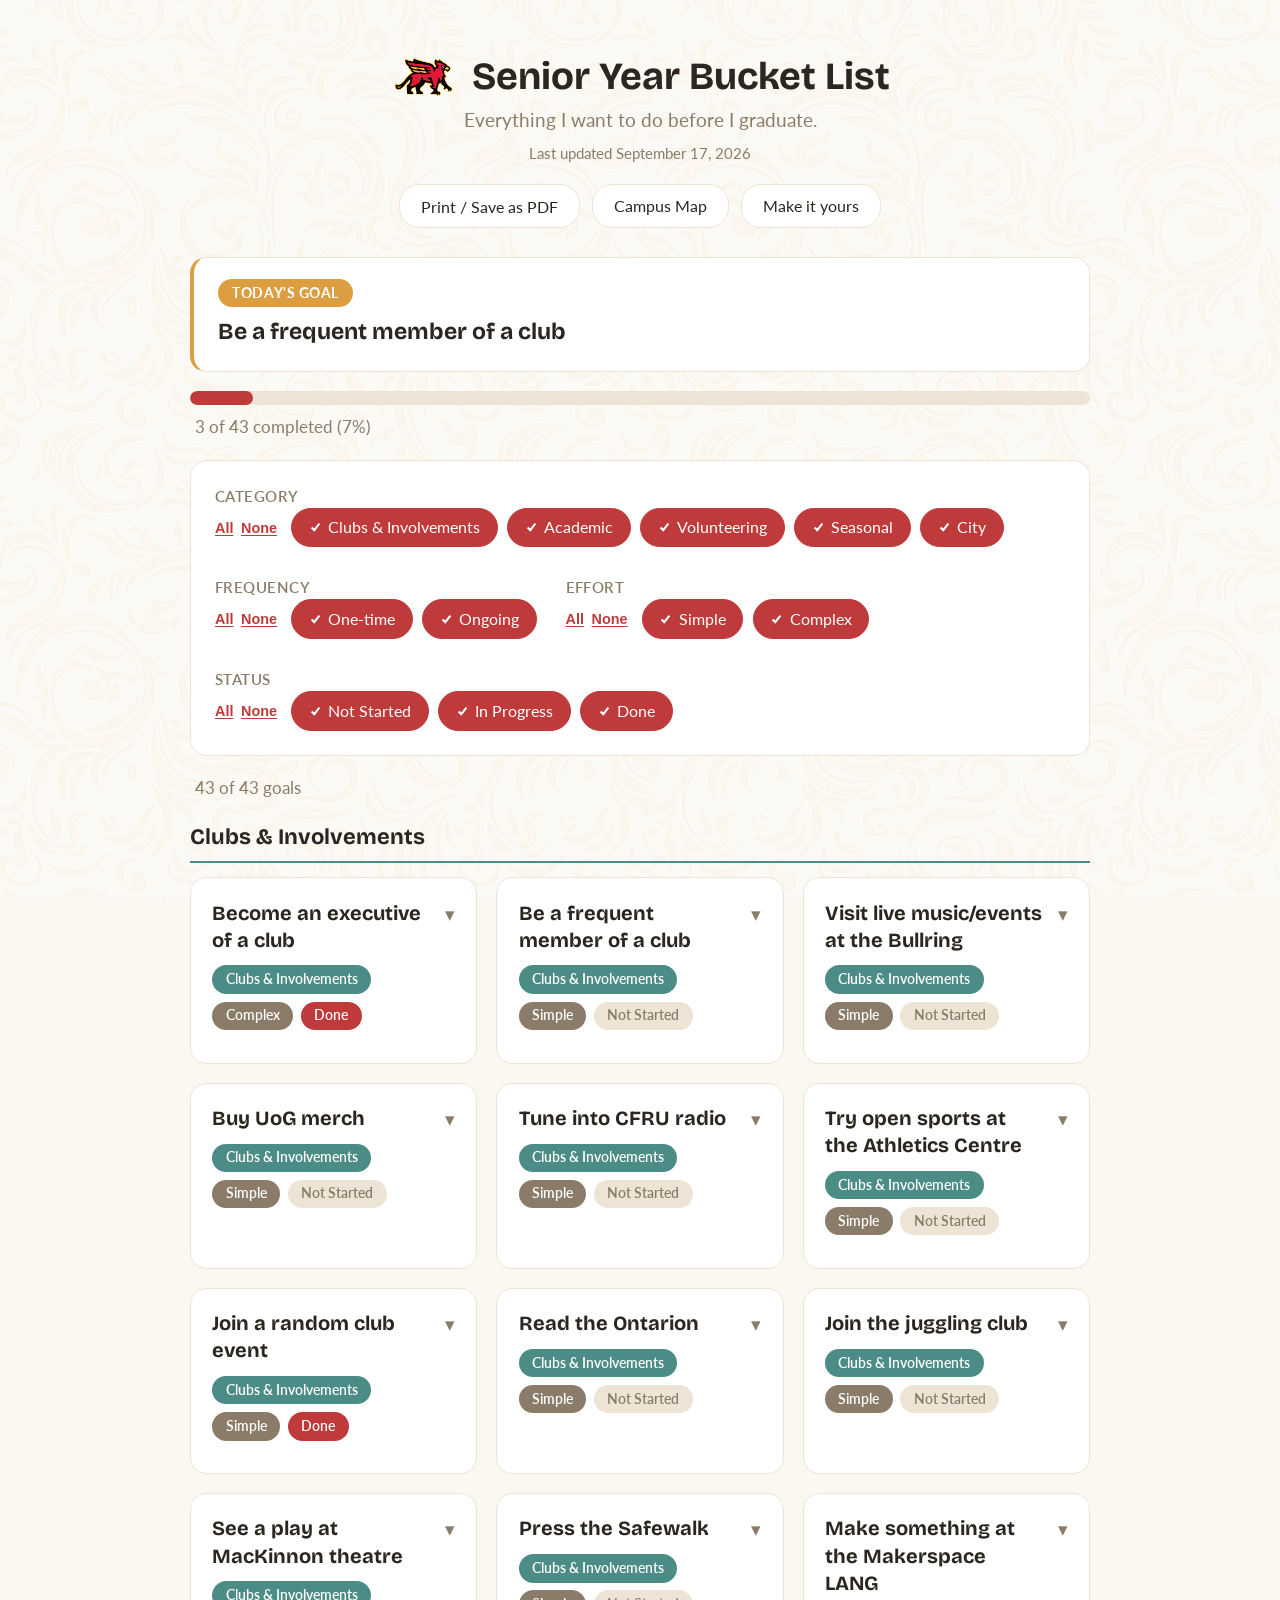
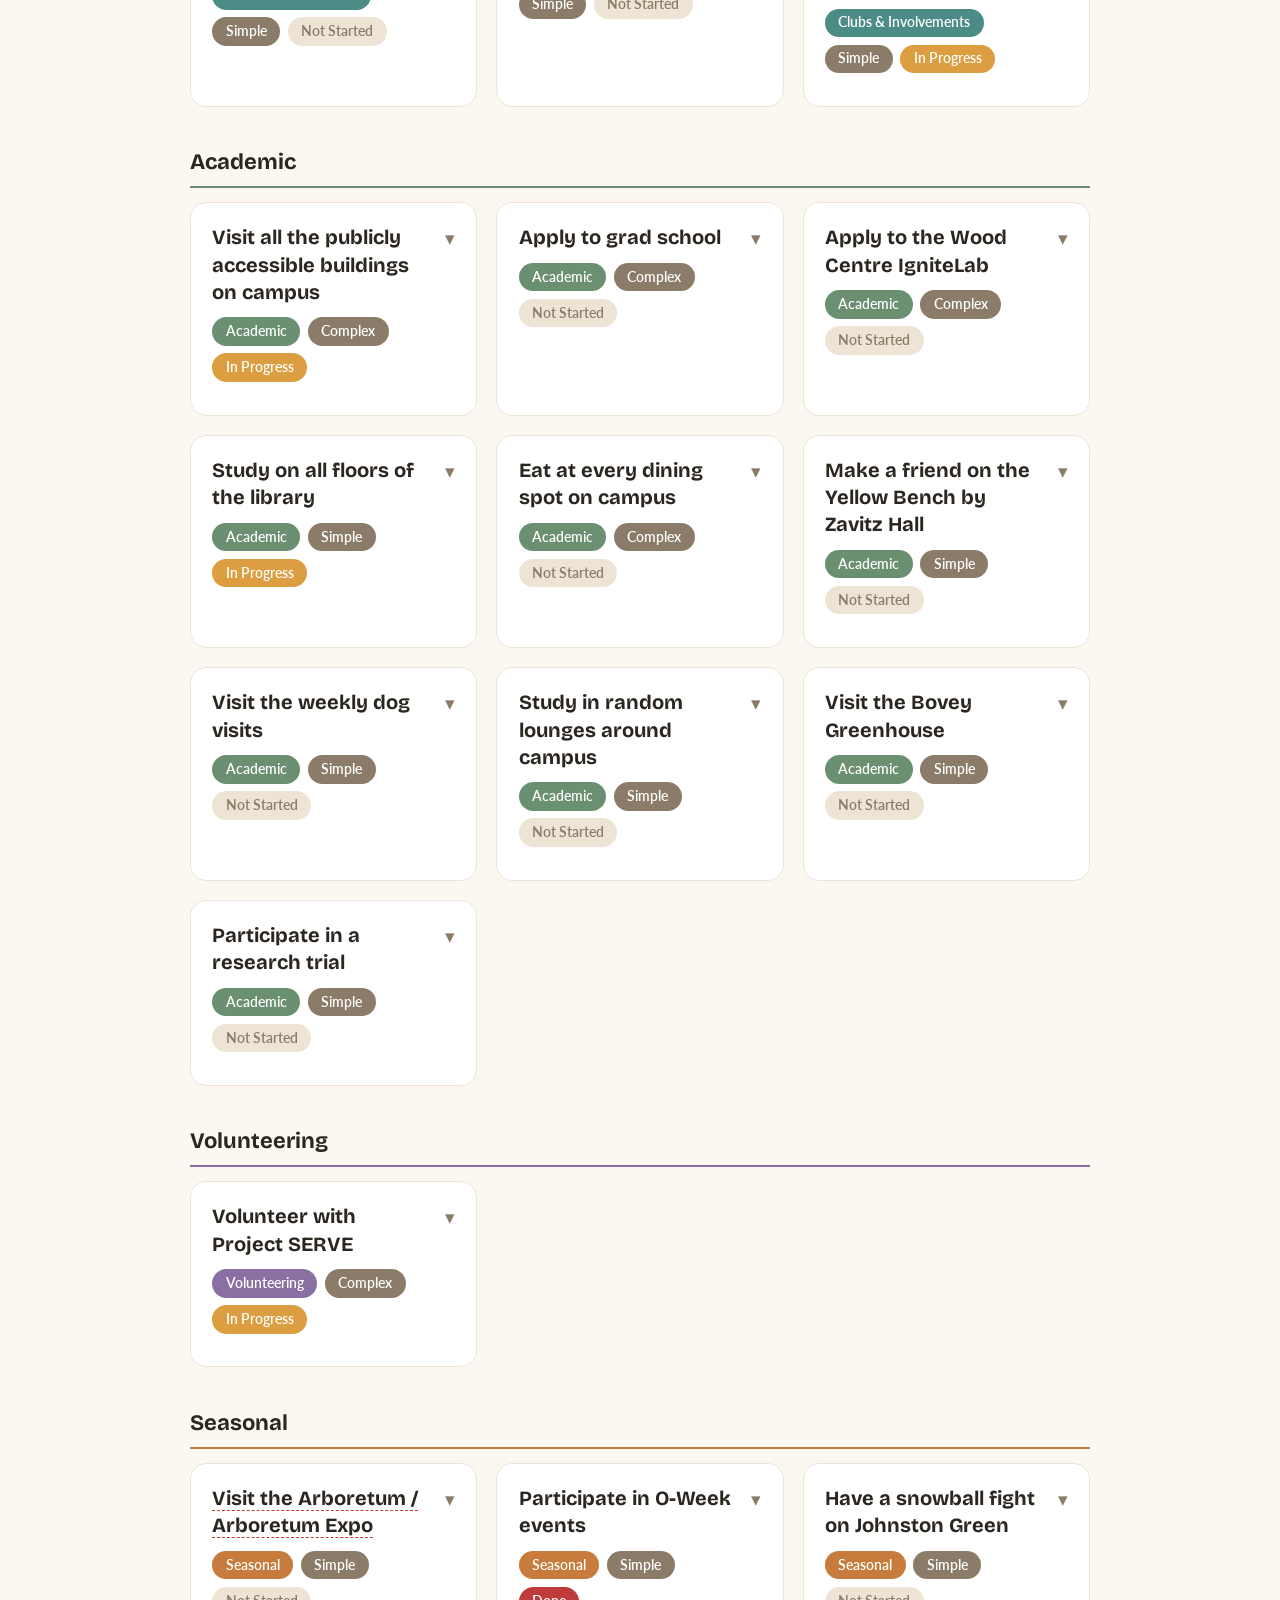
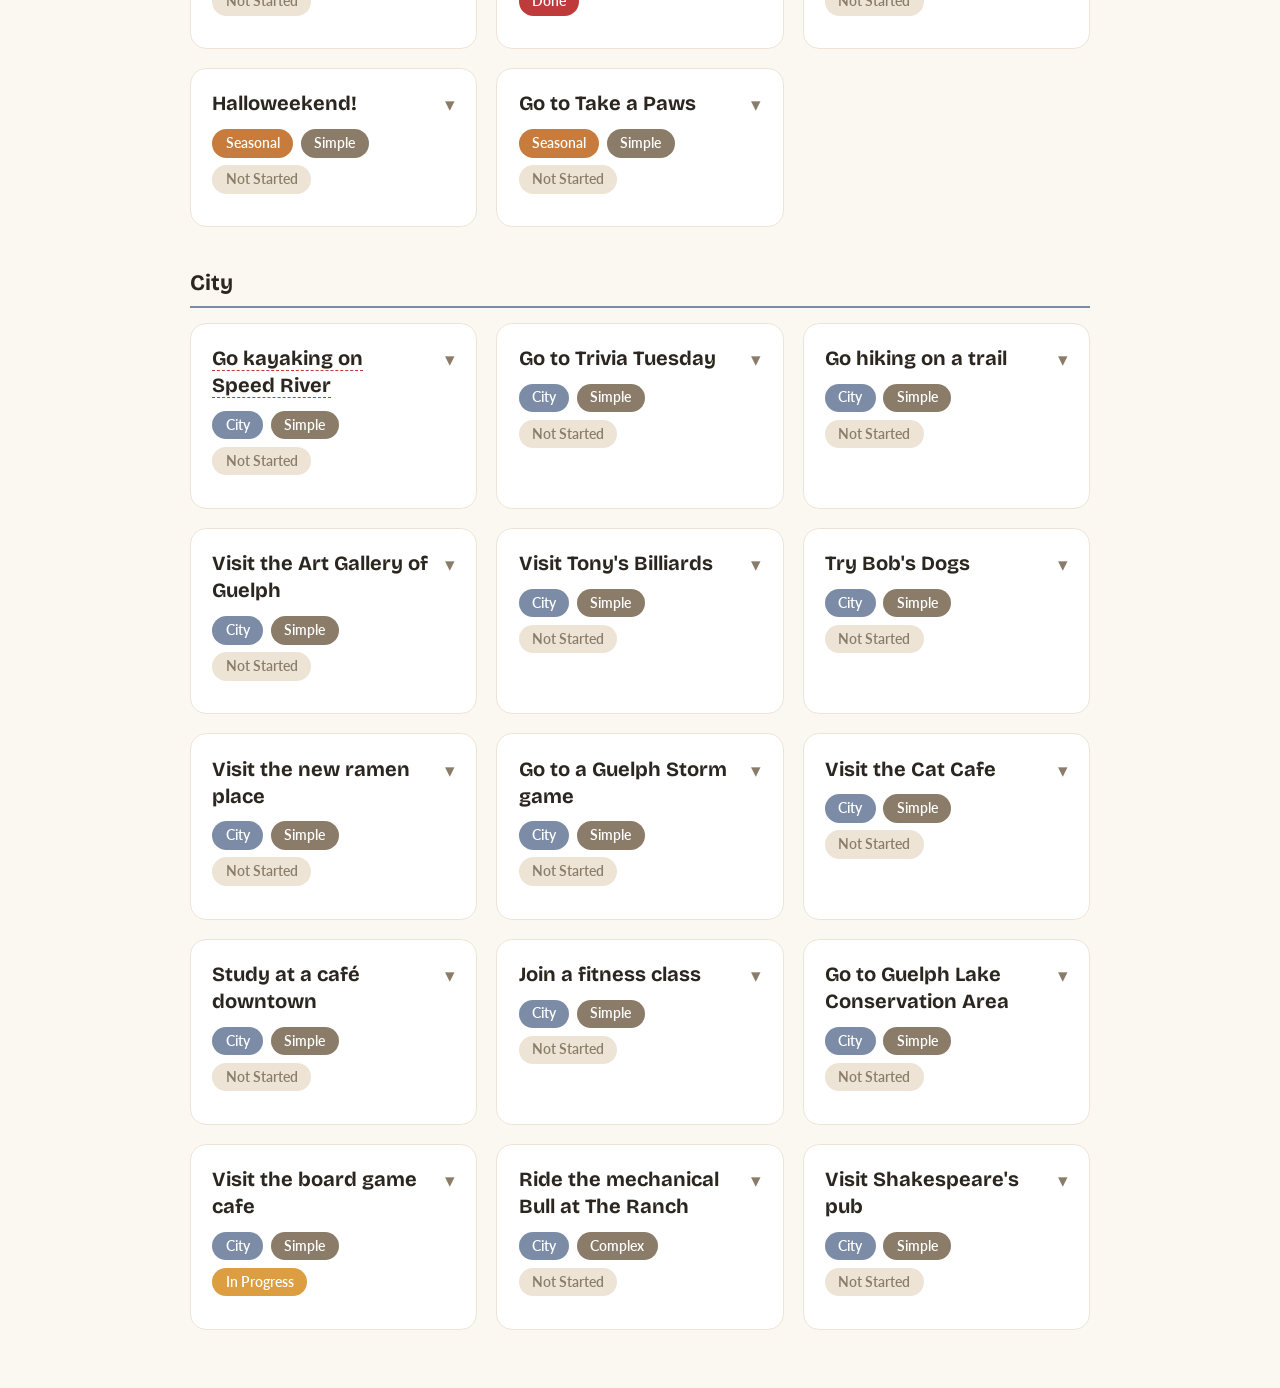
<file: index.html>
<!DOCTYPE html>
<html lang="en">
<head>
  <meta charset="UTF-8">
  <meta name="viewport" content="width=device-width, initial-scale=1.0">
  <title>Senior Year Bucket List</title>
  <link rel="icon" type="image/png" href="gryphon-logo.png">
  <link rel="preconnect" href="https://fonts.googleapis.com">
  <link rel="preconnect" href="https://fonts.gstatic.com" crossorigin>
  <link href="https://fonts.googleapis.com/css2?family=Bricolage+Grotesque:opsz,wght@12..96,200..800&family=Lato:wght@400;700;900&display=swap" rel="stylesheet">
  <link rel="stylesheet" href="style.css">
</head>
<body>
  <header class="page-header">
    <div class="page-header-title">
      <img src="gryphon-logo.png" alt="Gryphon logo" class="site-logo">
      <h1>Senior Year Bucket List</h1>
    </div>
    <p class="subtitle">Everything I want to do before I graduate.</p>
    <p class="last-updated" id="lastUpdated"></p>
    <div class="header-actions">
      <button type="button" id="printBtn" class="print-btn">Print / Save as PDF</button>
      <a href="campus-map.html" class="print-btn">Campus Map</a>
      <a href="make-it-yours.html" class="print-btn">Make it yours</a>
    </div>
  </header>

  <main>
    <section class="todays-goal" id="todaysGoal" aria-label="Today's goal"></section>

    <section class="progress" aria-label="Progress">
      <div class="progress-track">
        <div class="progress-fill" id="progressFill"></div>
      </div>
      <p class="progress-label" id="progressLabel"></p>
    </section>

    <section class="filters" aria-label="Filter goals">
      <fieldset class="filter-group" data-filter-key="category">
        <legend>Category</legend>
        <div class="filter-group-actions">
          <button type="button" class="filter-action" data-action="all">All</button>
          <button type="button" class="filter-action" data-action="none">None</button>
        </div>
        <label class="filter-pill">
          <input type="checkbox" value="clubs-involvements" checked>
          <span>Clubs &amp; Involvements</span>
        </label>
        <label class="filter-pill">
          <input type="checkbox" value="academic" checked>
          <span>Academic</span>
        </label>
        <label class="filter-pill">
          <input type="checkbox" value="volunteering" checked>
          <span>Volunteering</span>
        </label>
        <label class="filter-pill">
          <input type="checkbox" value="seasonal" checked>
          <span>Seasonal</span>
        </label>
        <label class="filter-pill">
          <input type="checkbox" value="city" checked>
          <span>City</span>
        </label>
      </fieldset>

      <fieldset class="filter-group" data-filter-key="frequency">
        <legend>Frequency</legend>
        <div class="filter-group-actions">
          <button type="button" class="filter-action" data-action="all">All</button>
          <button type="button" class="filter-action" data-action="none">None</button>
        </div>
        <label class="filter-pill">
          <input type="checkbox" value="one-time" checked>
          <span>One-time</span>
        </label>
        <label class="filter-pill">
          <input type="checkbox" value="ongoing" checked>
          <span>Ongoing</span>
        </label>
      </fieldset>

      <fieldset class="filter-group" data-filter-key="effort">
        <legend>Effort</legend>
        <div class="filter-group-actions">
          <button type="button" class="filter-action" data-action="all">All</button>
          <button type="button" class="filter-action" data-action="none">None</button>
        </div>
        <label class="filter-pill">
          <input type="checkbox" value="simple" checked>
          <span>Simple</span>
        </label>
        <label class="filter-pill">
          <input type="checkbox" value="complex" checked>
          <span>Complex</span>
        </label>
      </fieldset>

      <fieldset class="filter-group" data-filter-key="status">
        <legend>Status</legend>
        <div class="filter-group-actions">
          <button type="button" class="filter-action" data-action="all">All</button>
          <button type="button" class="filter-action" data-action="none">None</button>
        </div>
        <label class="filter-pill">
          <input type="checkbox" value="not-started" checked>
          <span>Not Started</span>
        </label>
        <label class="filter-pill">
          <input type="checkbox" value="in-progress" checked>
          <span>In Progress</span>
        </label>
        <label class="filter-pill">
          <input type="checkbox" value="done" checked>
          <span>Done</span>
        </label>
      </fieldset>
    </section>

    <p class="result-count" id="resultCount"></p>

    <div id="goalList" aria-live="polite"></div>

    <div class="print-checklist" id="printChecklist"></div>
  </main>

  <script src="app.js"></script>
</body>
</html>
</file>
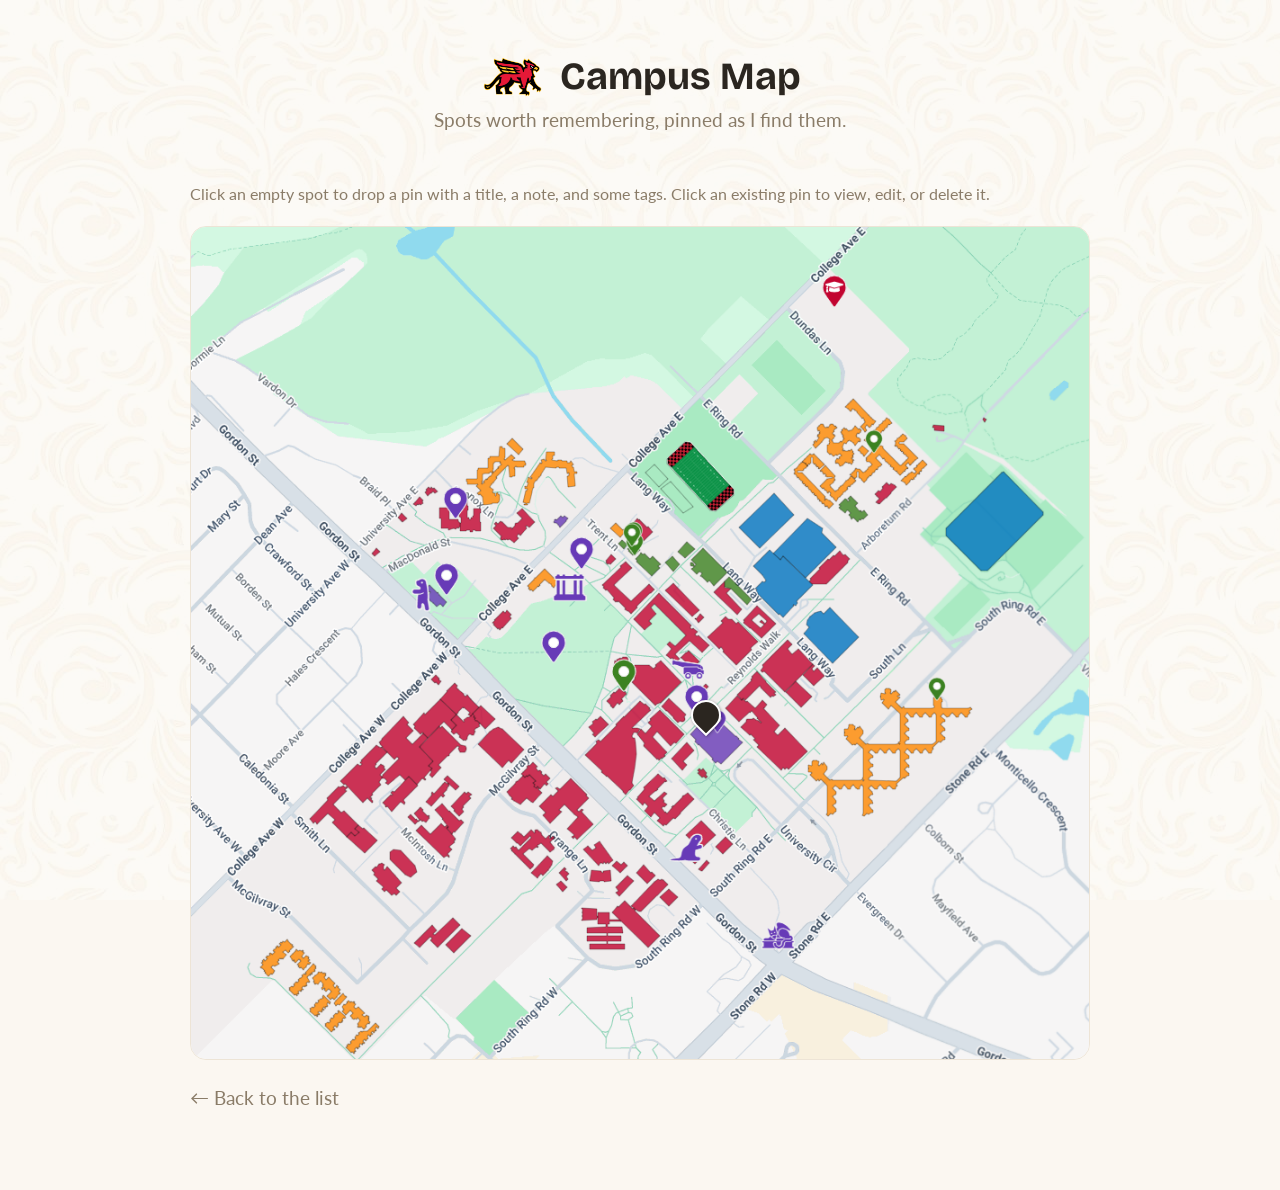
<file: campus-map.html>
<!DOCTYPE html>
<html lang="en">
<head>
  <meta charset="UTF-8">
  <meta name="viewport" content="width=device-width, initial-scale=1.0">
  <title>Campus Map — Senior Year Bucket List</title>
  <link rel="icon" type="image/png" href="gryphon-logo.png">
  <link rel="preconnect" href="https://fonts.googleapis.com">
  <link rel="preconnect" href="https://fonts.gstatic.com" crossorigin>
  <link href="https://fonts.googleapis.com/css2?family=Bricolage+Grotesque:opsz,wght@12..96,200..800&family=Lato:wght@400;700;900&display=swap" rel="stylesheet">
  <link rel="stylesheet" href="style.css">
</head>
<body>
  <header class="page-header">
    <div class="page-header-title">
      <img src="gryphon-logo.png" alt="Gryphon logo" class="site-logo">
      <h1>Campus Map</h1>
    </div>
    <p class="subtitle">Spots worth remembering, pinned as I find them.</p>
  </header>

  <main>
    <section class="campus-map" aria-label="Campus map">
      <p class="map-hint">
        Click an empty spot to drop a pin with a title, a note, and some tags.
        Click an existing pin to view, edit, or delete it.
      </p>
      <div class="map-container" id="mapContainer">
        <img src="map1.png" alt="University of Guelph campus map" id="mapImage">
      </div>
      <button type="button" id="downloadPlacesBtn" class="download-btn" hidden>
        Download updated places.json
      </button>
    </section>

    <p class="page-back"><a href="index.html">&larr; Back to the list</a></p>
  </main>

  <script src="map.js"></script>
</body>
</html>
</file>
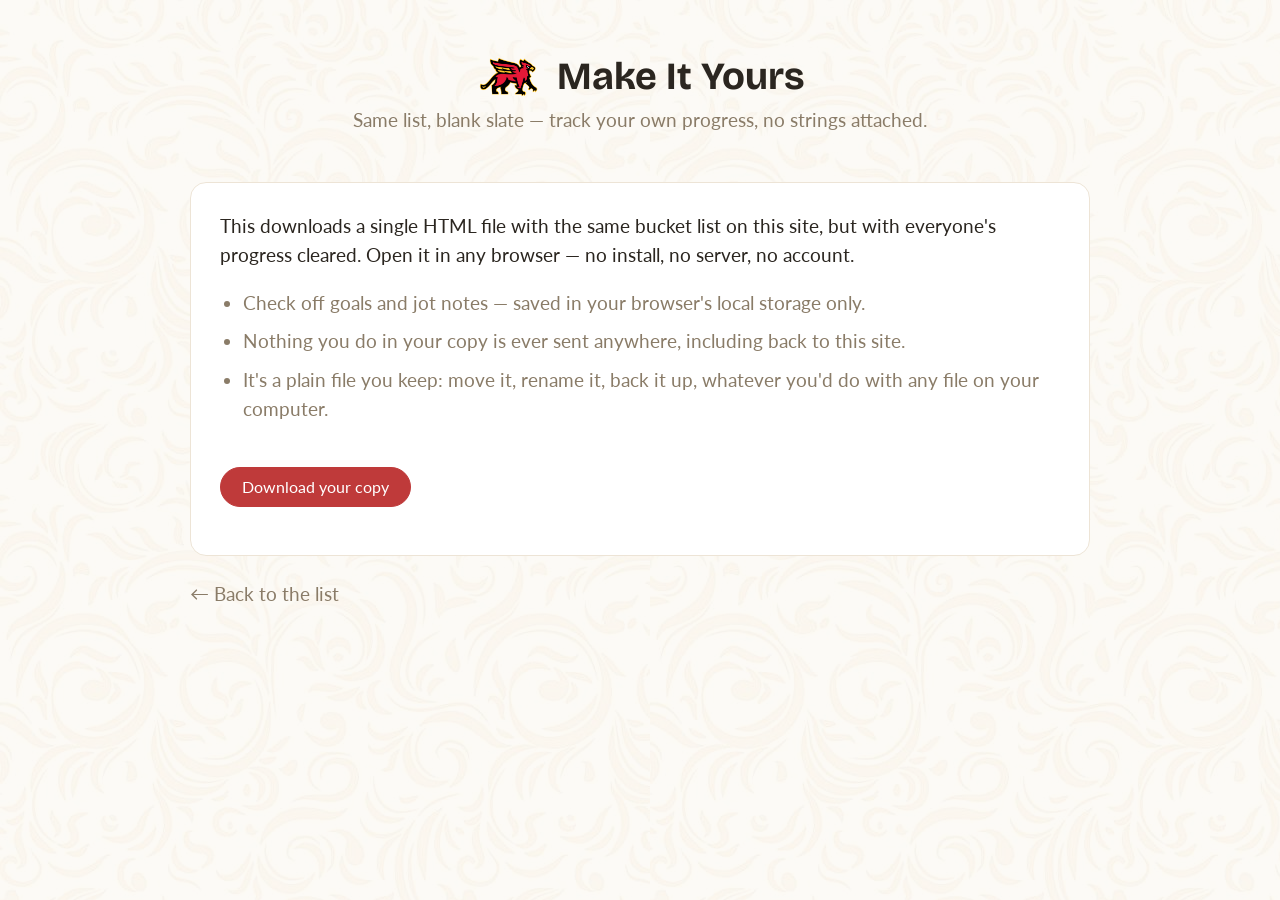
<file: make-it-yours.html>
<!DOCTYPE html>
<html lang="en">
<head>
  <meta charset="UTF-8">
  <meta name="viewport" content="width=device-width, initial-scale=1.0">
  <title>Make It Yours — Senior Year Bucket List</title>
  <link rel="icon" type="image/png" href="gryphon-logo.png">
  <link rel="preconnect" href="https://fonts.googleapis.com">
  <link rel="preconnect" href="https://fonts.gstatic.com" crossorigin>
  <link href="https://fonts.googleapis.com/css2?family=Bricolage+Grotesque:opsz,wght@12..96,200..800&family=Lato:wght@400;700;900&display=swap" rel="stylesheet">
  <link rel="stylesheet" href="style.css">
</head>
<body>
  <header class="page-header">
    <div class="page-header-title">
      <img src="gryphon-logo.png" alt="Gryphon logo" class="site-logo">
      <h1>Make It Yours</h1>
    </div>
    <p class="subtitle">Same list, blank slate — track your own progress, no strings attached.</p>
  </header>

  <main>
    <section class="mit-card">
      <p>
        This downloads a single HTML file with the same bucket list on this
        site, but with everyone's progress cleared. Open it in any browser —
        no install, no server, no account.
      </p>
      <ul class="mit-points">
        <li>Check off goals and jot notes — saved in your browser's local
          storage only.</li>
        <li>Nothing you do in your copy is ever sent anywhere, including
          back to this site.</li>
        <li>It's a plain file you keep: move it, rename it, back it up,
          whatever you'd do with any file on your computer.</li>
      </ul>
      <button type="button" id="downloadBtn" class="download-btn">
        Download your copy
      </button>
      <p class="mit-status" id="mitStatus" aria-live="polite"></p>
    </section>

    <p class="page-back"><a href="index.html">&larr; Back to the list</a></p>
  </main>

  <script src="make-it-yours.js"></script>
</body>
</html>
</file>
<file: style.css>
:root {
  --color-bg: #FBF7F1;
  --color-text: #2B2620;
  --color-accent: #BF3A3A;
  --color-accent-2: #DC9E41;
  --color-card-bg: #FFFFFF;
  --color-border: #EDE4D6;
  --color-muted: #8A7C68;

  /* goal category color coding, kept separate from the core palette */
  --color-cat-clubs-involvements: #4C8C86;
  --color-cat-academic: #6B8F71;
  --color-cat-volunteering: #8A6FA3;
  --color-cat-seasonal: #C77B3C;
  --color-cat-city: #7C8CA6;

  --font-heading: 'Bricolage Grotesque', -apple-system, BlinkMacSystemFont, "Segoe UI", sans-serif;
  --font-body: 'Lato', -apple-system, BlinkMacSystemFont, "Segoe UI", sans-serif;
}

* {
  box-sizing: border-box;
}

html {
  font-size: 120%;
}

body {
  position: relative;
  isolation: isolate;
  margin: 0;
  padding: 0 1.5rem 3rem;
  background: var(--color-bg);
  color: var(--color-text);
  font-family: var(--font-body);
  line-height: 1.5;
}

body::before {
  content: "";
  position: fixed;
  inset: 0;
  background: url("background.jpg") repeat;
  opacity: 0.35;
  z-index: -1;
  pointer-events: none;
}

h1, h2, h3 {
  font-family: var(--font-heading);
}

.page-header {
  max-width: 900px;
  margin: 0 auto;
  padding: 2.5rem 0 1.5rem;
  text-align: center;
}

.page-header-title {
  display: flex;
  align-items: center;
  justify-content: center;
  gap: 0.6rem;
}

.site-logo {
  height: 2.6rem;
  width: auto;
}

.page-header h1 {
  margin: 0 0 0.4rem;
  font-size: 2rem;
}

.page-header-title h1 {
  margin: 0;
}

.subtitle {
  margin: 0 0 1rem;
  color: var(--color-muted);
}

.last-updated {
  margin: -0.6rem 0 1rem;
  color: var(--color-muted);
  font-size: 0.8rem;
}

.header-actions {
  display: flex;
  justify-content: center;
  gap: 0.6rem;
  flex-wrap: wrap;
}

.print-btn {
  display: inline-block;
  padding: 0.45rem 1.1rem;
  border-radius: 20px;
  border: 1px solid var(--color-border);
  background: var(--color-card-bg);
  color: var(--color-text);
  font-size: 0.85rem;
  cursor: pointer;
  font-family: inherit;
  text-decoration: none;
}

.print-btn:hover {
  border-color: var(--color-accent);
  color: var(--color-accent);
}

main {
  max-width: 900px;
  margin: 0 auto;
}

.todays-goal {
  background: var(--color-card-bg);
  border: 1px solid var(--color-border);
  border-left: 4px solid var(--color-accent-2);
  border-radius: 16px;
  padding: 1.1rem 1.25rem;
  margin-bottom: 1rem;
  display: flex;
  flex-direction: column;
  gap: 0.4rem;
}

.todays-goal-badge {
  display: inline-block;
  align-self: flex-start;
  padding: 0.2rem 0.75rem;
  border-radius: 20px;
  background: var(--color-accent-2);
  color: #fff;
  font-size: 0.72rem;
  font-weight: 700;
  text-transform: uppercase;
  letter-spacing: 0.04em;
}

.todays-goal h2 {
  margin: 0;
  font-size: 1.2rem;
}

.todays-goal h2 a {
  color: inherit;
  text-decoration: none;
  border-bottom: 1px dashed var(--color-accent-2);
}

.todays-goal h2 a:hover {
  color: var(--color-accent);
}

.todays-goal p {
  margin: 0;
  color: var(--color-muted);
  font-size: 0.9rem;
}

.progress {
  margin-bottom: 1rem;
}

.progress-track {
  width: 100%;
  height: 14px;
  background: var(--color-border);
  border-radius: 20px;
  overflow: hidden;
}

.progress-fill {
  height: 100%;
  width: 0%;
  background: var(--color-accent);
  border-radius: 20px;
  transition: width 0.25s ease;
}

.progress-label {
  margin: 0.5rem 0 0 0.25rem;
  font-size: 0.9rem;
  color: var(--color-muted);
}

.filters {
  display: flex;
  flex-wrap: wrap;
  gap: 1.5rem;
  padding: 1.25rem;
  background: var(--color-card-bg);
  border: 1px solid var(--color-border);
  border-radius: 16px;
  margin-bottom: 1rem;
}

.filter-group {
  border: none;
  margin: 0;
  padding: 0;
  display: flex;
  align-items: center;
  gap: 0.5rem;
  flex-wrap: wrap;
}

.filter-group legend {
  font-size: 0.8rem;
  font-weight: 600;
  color: var(--color-muted);
  text-transform: uppercase;
  letter-spacing: 0.03em;
  padding: 0;
  margin-right: 0.25rem;
}

.filter-group-actions {
  display: inline-flex;
  gap: 0.4rem;
  margin-right: 0.25rem;
}

.filter-action {
  border: none;
  background: none;
  padding: 0;
  font-size: 0.75rem;
  font-weight: 600;
  color: var(--color-accent);
  cursor: pointer;
  text-decoration: underline;
  text-underline-offset: 2px;
}

.filter-action:hover {
  color: var(--color-accent-2);
}

.filter-pill {
  display: inline-flex;
  align-items: center;
  gap: 0.35rem;
  padding: 0.35rem 0.85rem;
  border: 1px solid var(--color-border);
  border-radius: 20px;
  font-size: 0.85rem;
  cursor: pointer;
  background: var(--color-bg);
  transition: background 0.15s ease, border-color 0.15s ease;
}

.filter-pill:has(input:checked) {
  background: var(--color-accent);
  border-color: var(--color-accent);
  color: #fff;
}

.filter-pill input {
  margin: 0;
  accent-color: var(--color-accent);
}

.result-count {
  color: var(--color-muted);
  font-size: 0.9rem;
  margin: 0 0 1rem 0.25rem;
}

.category-group {
  margin-bottom: 2rem;
}

.category-group:last-child {
  margin-bottom: 0;
}

.category-group-title {
  margin: 0 0 0.75rem;
  padding-bottom: 0.4rem;
  font-size: 1.15rem;
  border-bottom: 2px solid var(--color-border);
}

.category-group-title-clubs-involvements { border-bottom-color: var(--color-cat-clubs-involvements); }
.category-group-title-academic { border-bottom-color: var(--color-cat-academic); }
.category-group-title-volunteering { border-bottom-color: var(--color-cat-volunteering); }
.category-group-title-seasonal { border-bottom-color: var(--color-cat-seasonal); }
.category-group-title-city { border-bottom-color: var(--color-cat-city); }

.goal-list {
  list-style: none;
  margin: 0;
  padding: 0;
  display: grid;
  grid-template-columns: repeat(auto-fill, minmax(260px, 1fr));
  gap: 1rem;
}

.goal-card {
  position: relative;
  background: var(--color-card-bg);
  border: 1px solid var(--color-border);
  border-radius: 16px;
  padding: 1.1rem;
  padding-right: 2.4rem;
  display: flex;
  flex-direction: column;
  gap: 0.6rem;
  cursor: pointer;
  transition: border-color 0.15s ease;
}

.goal-card:hover {
  border-color: var(--color-accent);
}

.goal-card h2 {
  margin: 0;
  font-size: 1.05rem;
  line-height: 1.35;
}

.goal-card h2 a {
  color: inherit;
  text-decoration: none;
  border-bottom: 1px dashed var(--color-accent);
}

.goal-card h2 a:hover {
  color: var(--color-accent);
}

.expand-indicator {
  position: absolute;
  top: 1.1rem;
  right: 1.1rem;
  color: var(--color-muted);
  transition: transform 0.25s ease;
}

.goal-card.expanded .expand-indicator {
  transform: rotate(180deg);
}

.goal-expand {
  display: grid;
  grid-template-rows: 0fr;
  transition: grid-template-rows 0.3s ease;
}

.goal-card.expanded .goal-expand {
  grid-template-rows: 1fr;
}

.goal-expand-inner {
  overflow: hidden;
  display: flex;
  flex-direction: column;
  gap: 0.6rem;
}

.goal-notes-empty {
  margin: 0;
  color: var(--color-muted);
  font-size: 0.85rem;
  font-style: italic;
}

.goal-image {
  width: 100%;
  max-height: 220px;
  object-fit: cover;
  border-radius: 10px;
  display: block;
}

.badges {
  display: flex;
  flex-wrap: wrap;
  gap: 0.4rem;
}

.badge {
  display: inline-block;
  padding: 0.2rem 0.7rem;
  border-radius: 20px;
  font-size: 0.72rem;
  font-weight: 600;
  color: #fff;
  text-transform: capitalize;
}

.badge-category-clubs-involvements {
  background: var(--color-cat-clubs-involvements);
}

.badge-category-academic {
  background: var(--color-cat-academic);
}

.badge-category-volunteering {
  background: var(--color-cat-volunteering);
}

.badge-category-seasonal {
  background: var(--color-cat-seasonal);
}

.badge-category-city {
  background: var(--color-cat-city);
}

.badge-effort {
  background: var(--color-muted);
}

.badge-status-not-started {
  background: var(--color-border);
  color: var(--color-muted);
}

.badge-status-in-progress {
  background: var(--color-accent-2);
}

.badge-status-done {
  background: var(--color-accent);
}

.goal-notes {
  margin: 0;
  color: var(--color-muted);
  font-size: 0.85rem;
}

.empty-state {
  text-align: center;
  color: var(--color-muted);
  padding: 2.5rem 1rem;
}

.print-checklist {
  display: none;
}

.map-hint {
  margin: 0 0 1rem;
  color: var(--color-muted);
  font-size: 0.85rem;
}

.map-container {
  position: relative;
  width: 100%;
  border: 1px solid var(--color-border);
  border-radius: 16px;
  overflow: hidden;
  cursor: crosshair;
  line-height: 0;
}

.map-container img {
  display: block;
  width: 100%;
  height: auto;
  user-select: none;
  -webkit-user-drag: none;
}

.map-pin {
  position: absolute;
  width: 30px;
  height: 30px;
  margin-left: -15px;
  margin-top: -30px;
  background: var(--color-text);
  border: 2px solid #fff;
  border-radius: 50% 50% 50% 0;
  transform: rotate(-45deg);
  cursor: pointer;
  box-shadow: 0 1px 3px rgba(0, 0, 0, 0.35);
}

.map-pin:hover {
  background: var(--color-accent);
}

.map-popover {
  position: absolute;
  z-index: 10;
  background: var(--color-card-bg);
  border: 1px solid var(--color-border);
  border-radius: 12px;
  padding: 0.85rem;
  min-width: 260px;
  max-width: 300px;
  box-shadow: 0 4px 16px rgba(43, 38, 32, 0.2);
  display: flex;
  flex-direction: column;
  gap: 0.6rem;
  font-size: 0.85rem;
  line-height: 1.4;
  cursor: default;
}

.map-popover h3 {
  margin: 0;
  font-size: 0.9rem;
}

.map-popover p {
  margin: 0;
  color: var(--color-text);
}

.map-popover label.field-label {
  display: flex;
  flex-direction: column;
  gap: 0.3rem;
  font-size: 0.75rem;
  font-weight: 600;
  color: var(--color-muted);
  text-transform: uppercase;
  letter-spacing: 0.03em;
}

.map-popover select,
.map-popover input[type="text"],
.map-popover textarea {
  padding: 0.4rem 0.5rem;
  border-radius: 8px;
  border: 1px solid var(--color-border);
  font-size: 0.85rem;
  font-family: inherit;
  color: var(--color-text);
  text-transform: none;
  font-weight: 400;
  letter-spacing: normal;
  resize: vertical;
}

.map-popover-tags {
  display: flex;
  flex-wrap: wrap;
  gap: 0.4rem;
}

.map-popover-tags label {
  display: inline-flex;
  align-items: center;
  gap: 0.3rem;
  padding: 0.25rem 0.6rem;
  border: 1px solid var(--color-border);
  border-radius: 20px;
  font-size: 0.75rem;
  cursor: pointer;
  text-transform: none;
  font-weight: 400;
  color: var(--color-text);
}

.map-popover-tags label:has(input:checked) {
  background: var(--color-muted);
  border-color: var(--color-muted);
  color: #fff;
}

.map-popover-tags input {
  margin: 0;
}

.place-tags {
  display: flex;
  flex-wrap: wrap;
  gap: 0.35rem;
}

.badge-tag {
  background: var(--color-muted);
}

.map-popover-actions {
  display: flex;
  justify-content: flex-end;
  gap: 0.5rem;
  flex-wrap: wrap;
}

.map-popover button {
  padding: 0.35rem 0.9rem;
  border-radius: 20px;
  border: 1px solid var(--color-border);
  background: var(--color-bg);
  font-size: 0.8rem;
  cursor: pointer;
  font-family: inherit;
}

.map-popover button.primary {
  background: var(--color-accent);
  border-color: var(--color-accent);
  color: #fff;
}

.map-popover button.primary:disabled {
  background: var(--color-border);
  border-color: var(--color-border);
  color: var(--color-muted);
  cursor: not-allowed;
}

.download-btn {
  margin-top: 1rem;
  padding: 0.5rem 1.1rem;
  border-radius: 20px;
  border: 1px solid var(--color-accent);
  background: var(--color-accent);
  color: #fff;
  font-size: 0.85rem;
  cursor: pointer;
  font-family: inherit;
}

.mit-card {
  background: var(--color-card-bg);
  border: 1px solid var(--color-border);
  border-radius: 16px;
  padding: 1.5rem;
}

.mit-card p {
  margin: 0 0 1rem;
}

.mit-points {
  margin: 0 0 1.25rem;
  padding-left: 1.2rem;
  color: var(--color-muted);
  display: flex;
  flex-direction: column;
  gap: 0.5rem;
}

.mit-status {
  margin: 0.75rem 0 0;
  color: var(--color-muted);
  font-size: 0.85rem;
}

.page-back {
  margin-top: 1.25rem;
}

.page-back a {
  color: var(--color-muted);
  text-decoration: none;
}

.page-back a:hover {
  color: var(--color-accent);
}

@media print {
  body {
    background: #fff;
    color: #000;
    padding: 0;
  }

  body::before,
  body::after {
    display: none;
  }

  .print-btn,
  .todays-goal,
  .progress,
  .filters,
  .result-count,
  .category-group {
    display: none !important;
  }

  .page-header {
    padding: 0 0 1rem;
    text-align: left;
  }

  .print-checklist {
    display: block;
  }

  .print-group {
    margin-top: 1.5rem;
  }

  .print-group:first-child {
    margin-top: 0;
  }

  .print-group-title {
    margin: 0 0 0.3rem;
    font-size: 0.75rem;
    font-weight: 700;
    text-transform: uppercase;
    letter-spacing: 0.06em;
    color: #555;
    border-bottom: 1px solid #999;
    padding-bottom: 0.25rem;
  }

  .print-group-list {
    list-style: none;
    margin: 0;
    padding: 0;
  }

  .goal-card {
    display: block;
    background: transparent;
    border: none;
    border-bottom: 1px solid #ccc;
    border-radius: 0;
    padding: 0.4rem 0;
    break-inside: avoid;
  }

  .goal-card h2 {
    font-size: 1rem;
    font-weight: 400;
    margin: 0;
  }

  .goal-card h2::before {
    content: "\2610  ";
  }

  .goal-card[data-status="done"] h2::before {
    content: "\2611  ";
  }

  .goal-card .badges,
  .goal-card .expand-indicator,
  .goal-card .goal-expand {
    display: none;
  }

  .goal-card h2 a {
    color: inherit;
    text-decoration: underline;
  }
}
</file>
